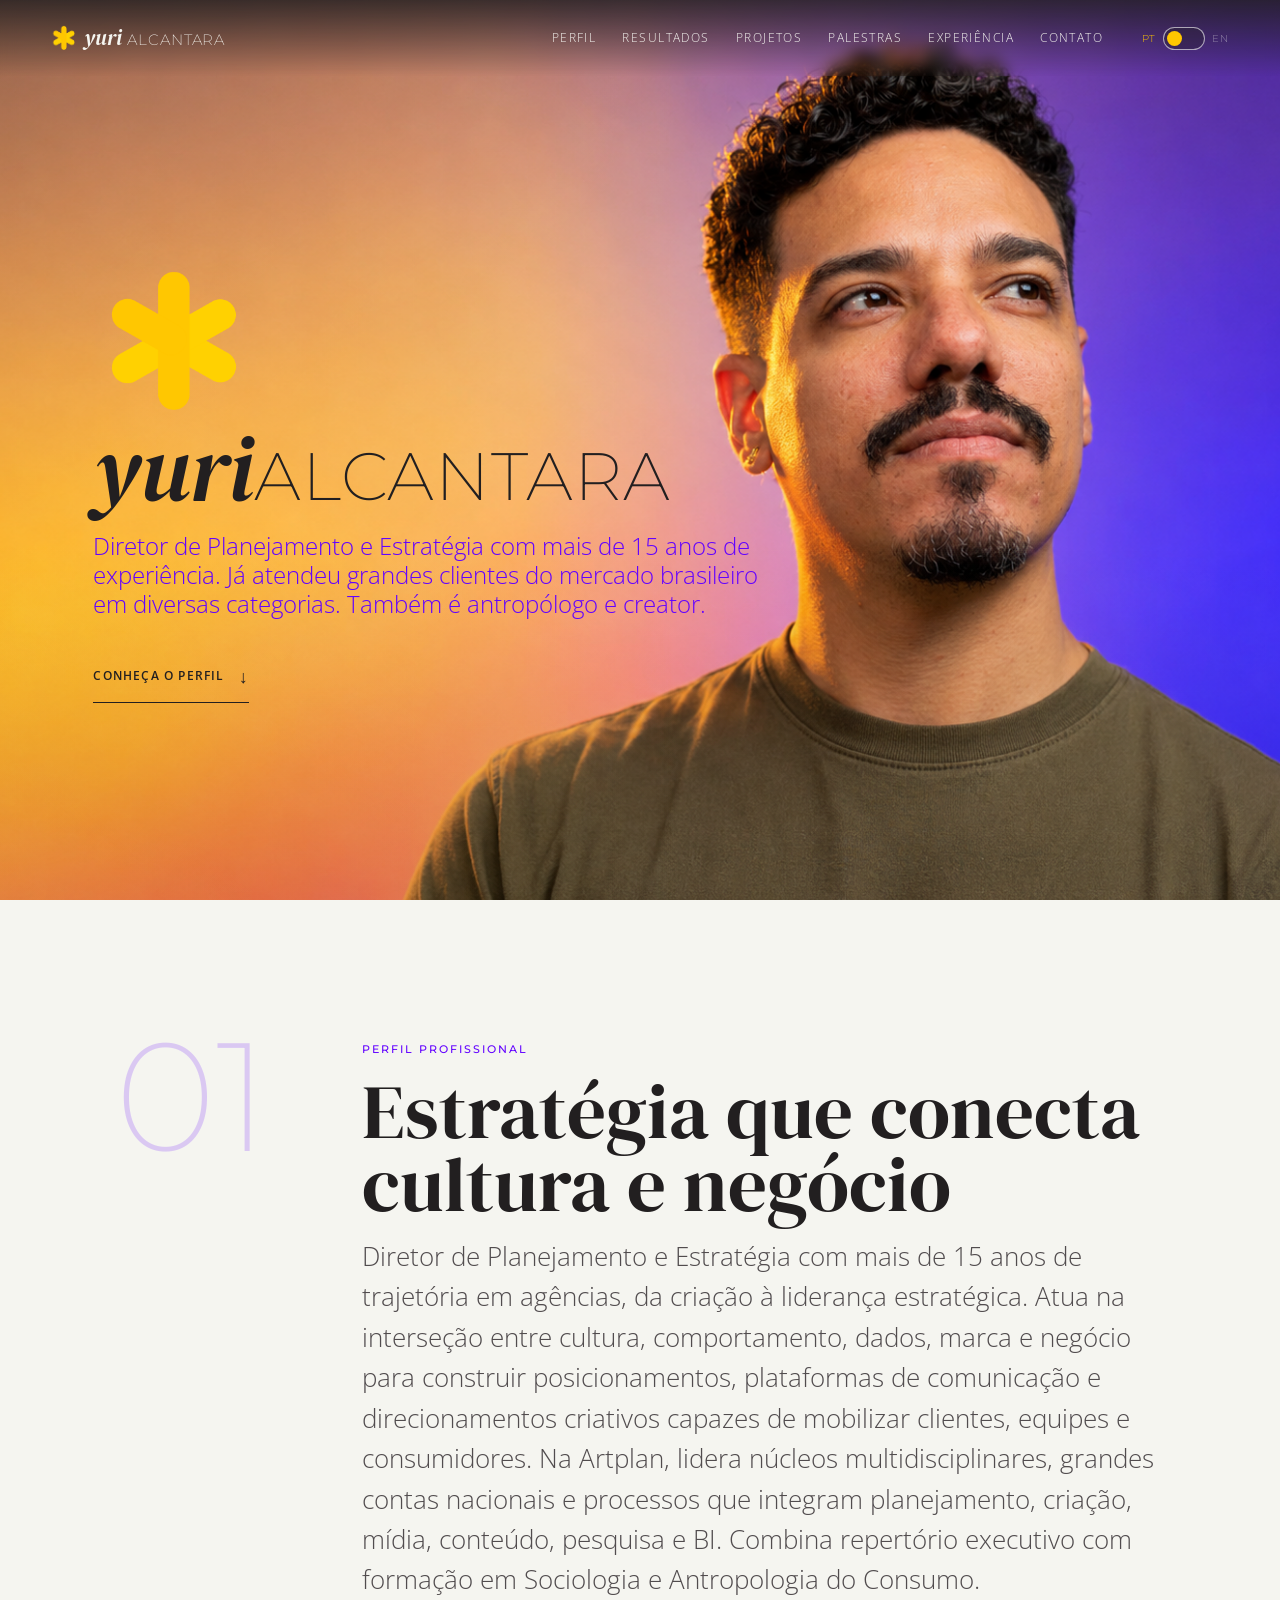
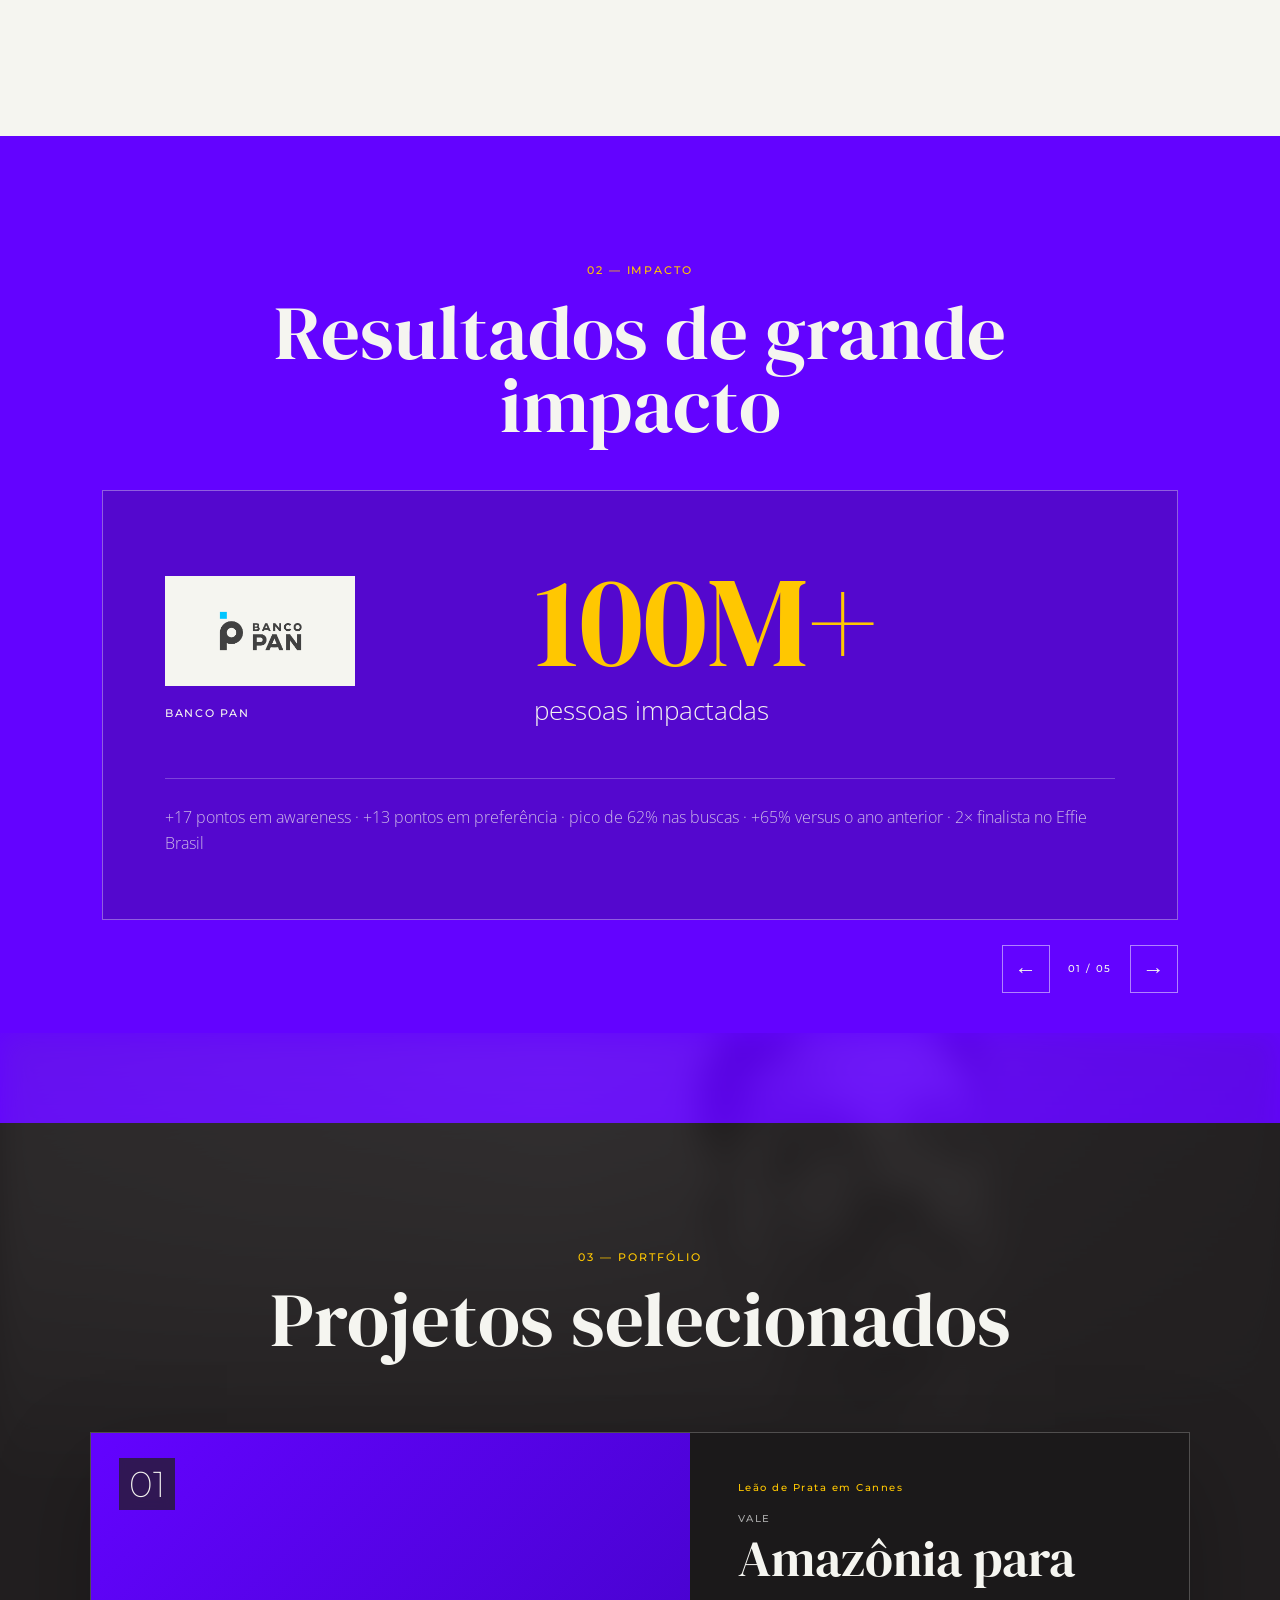
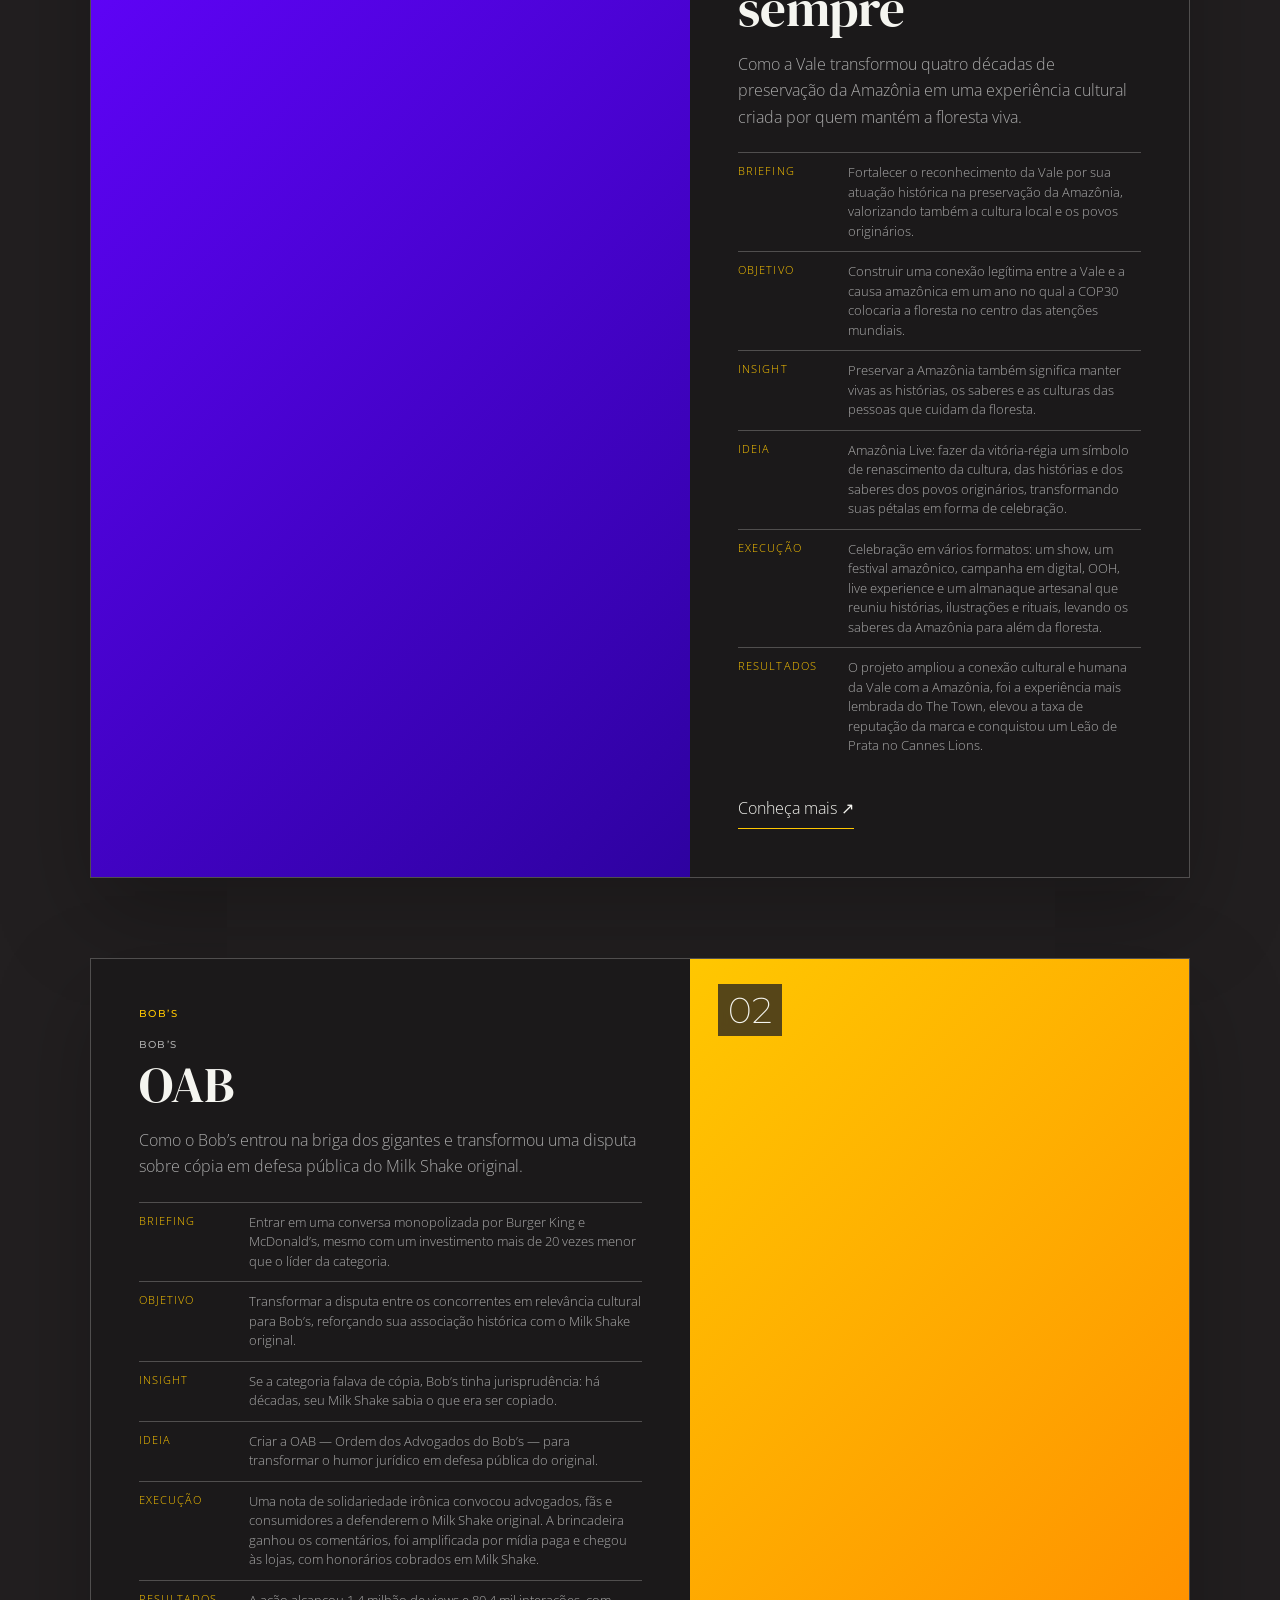
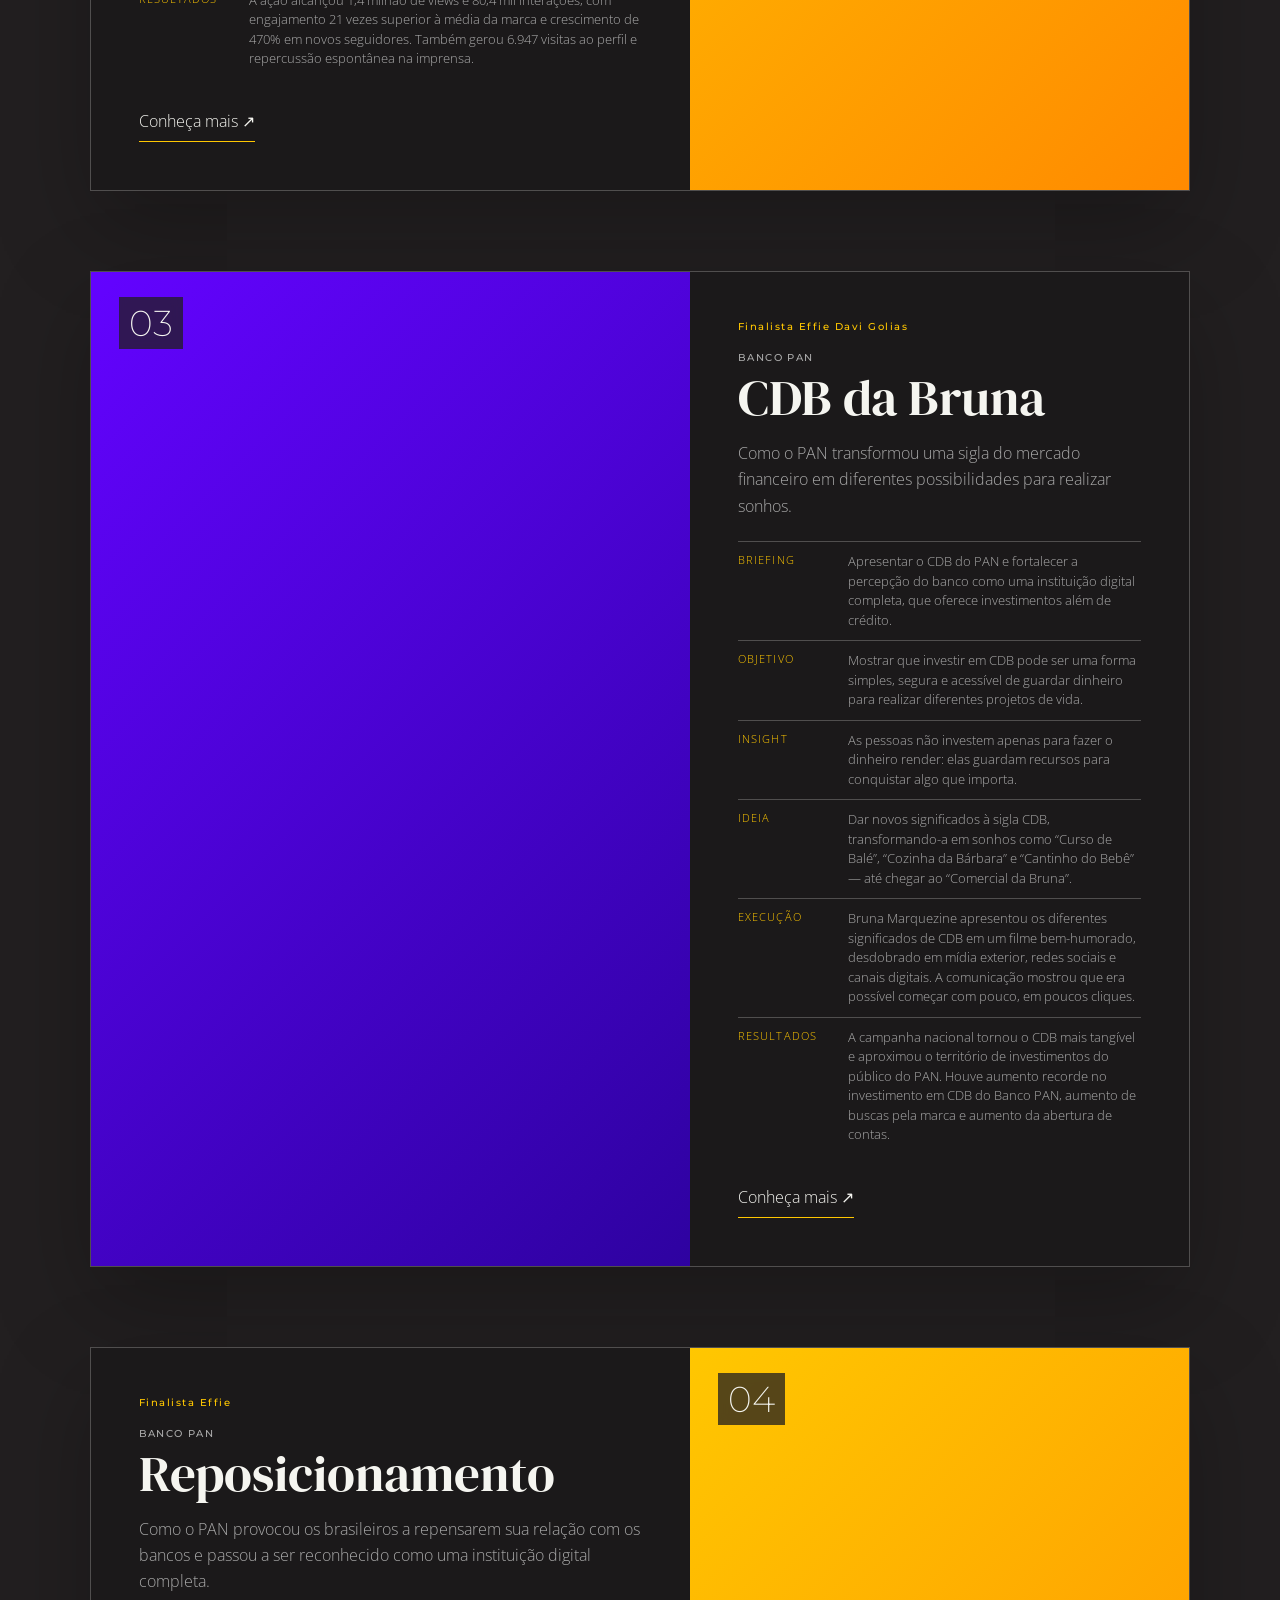
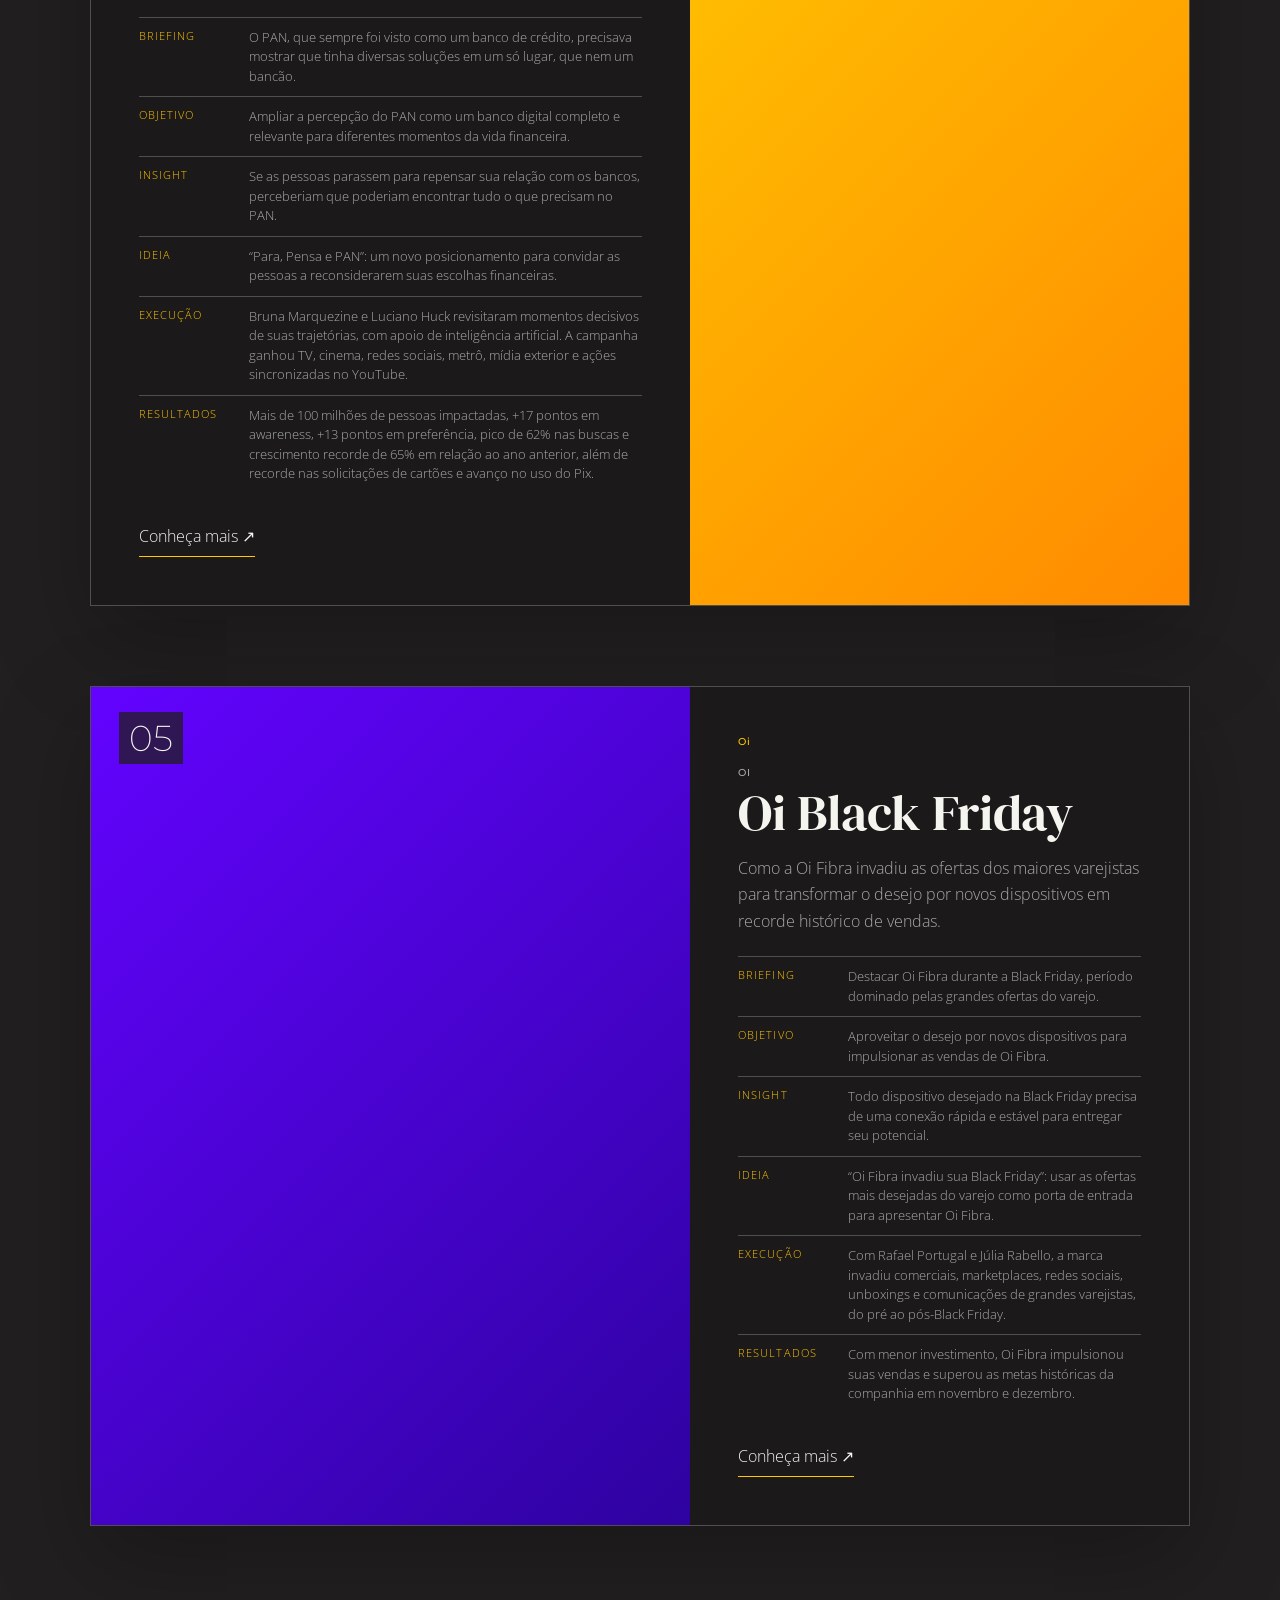
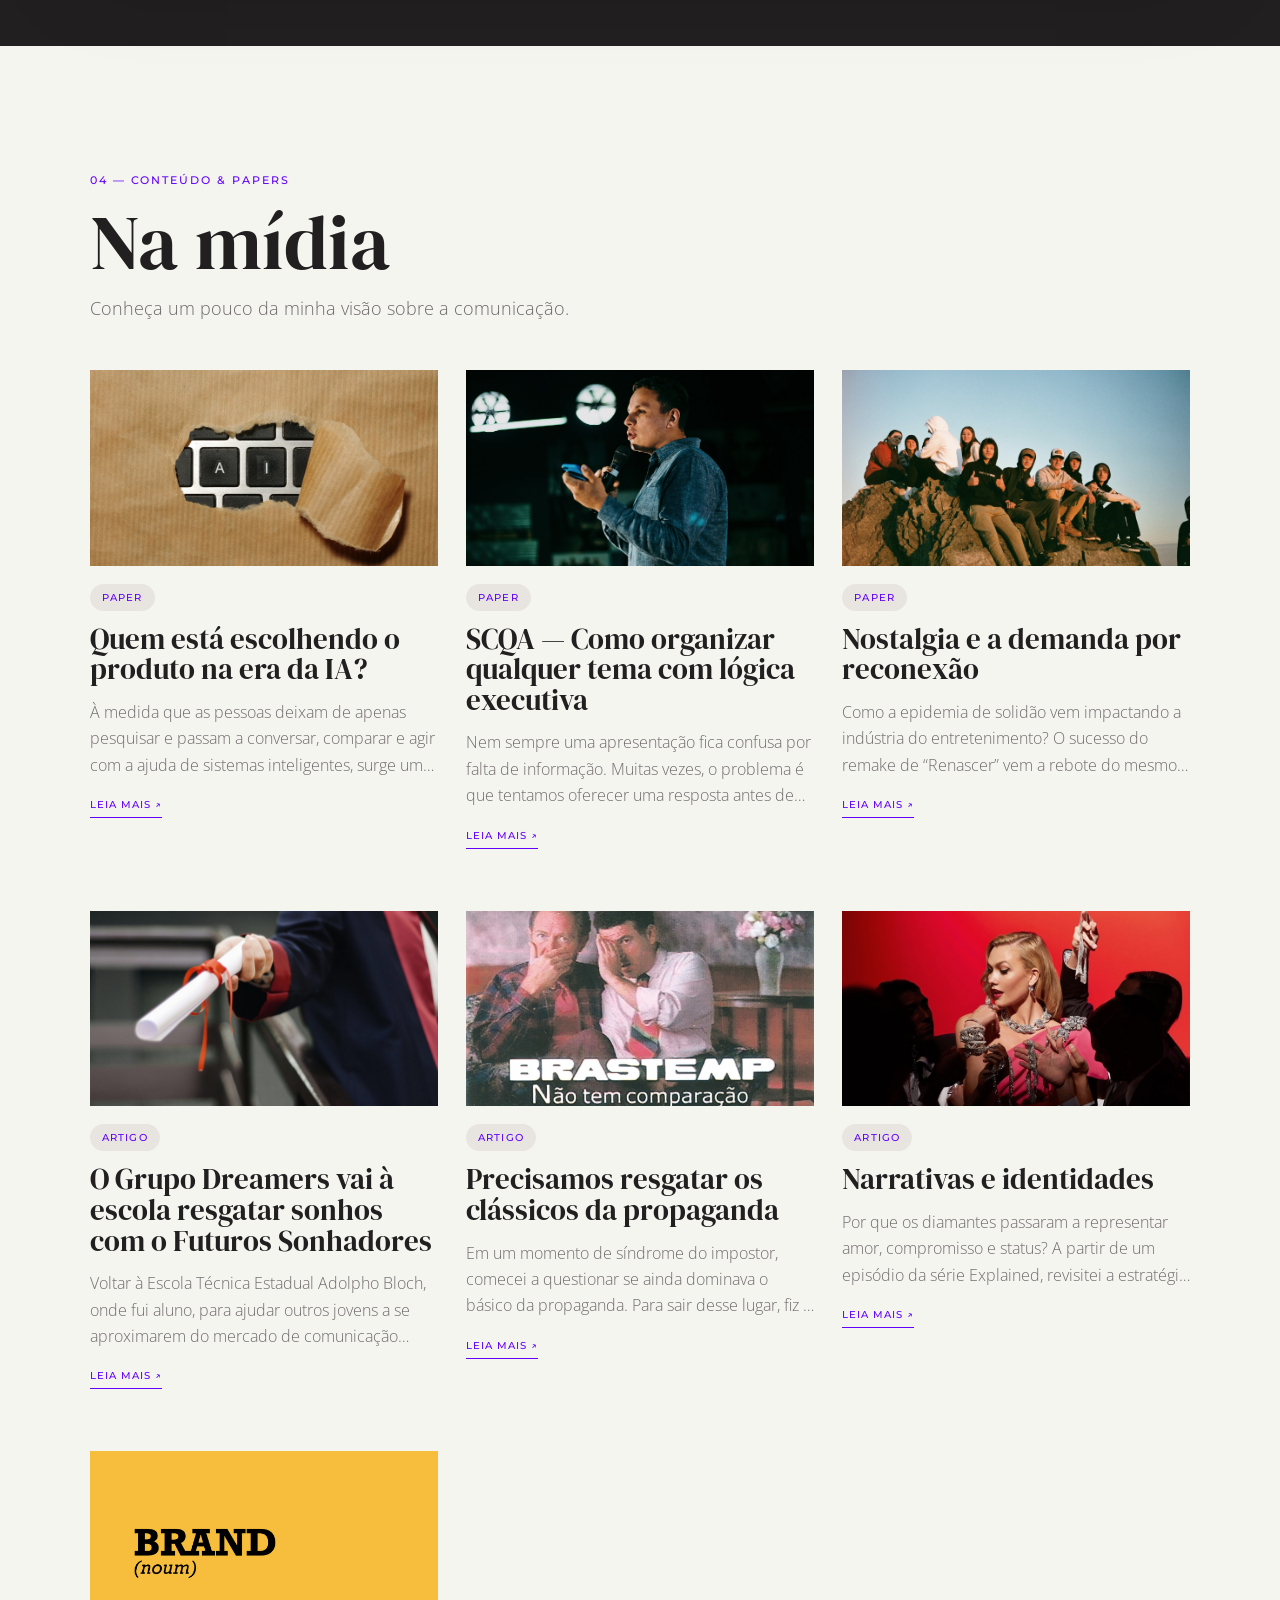
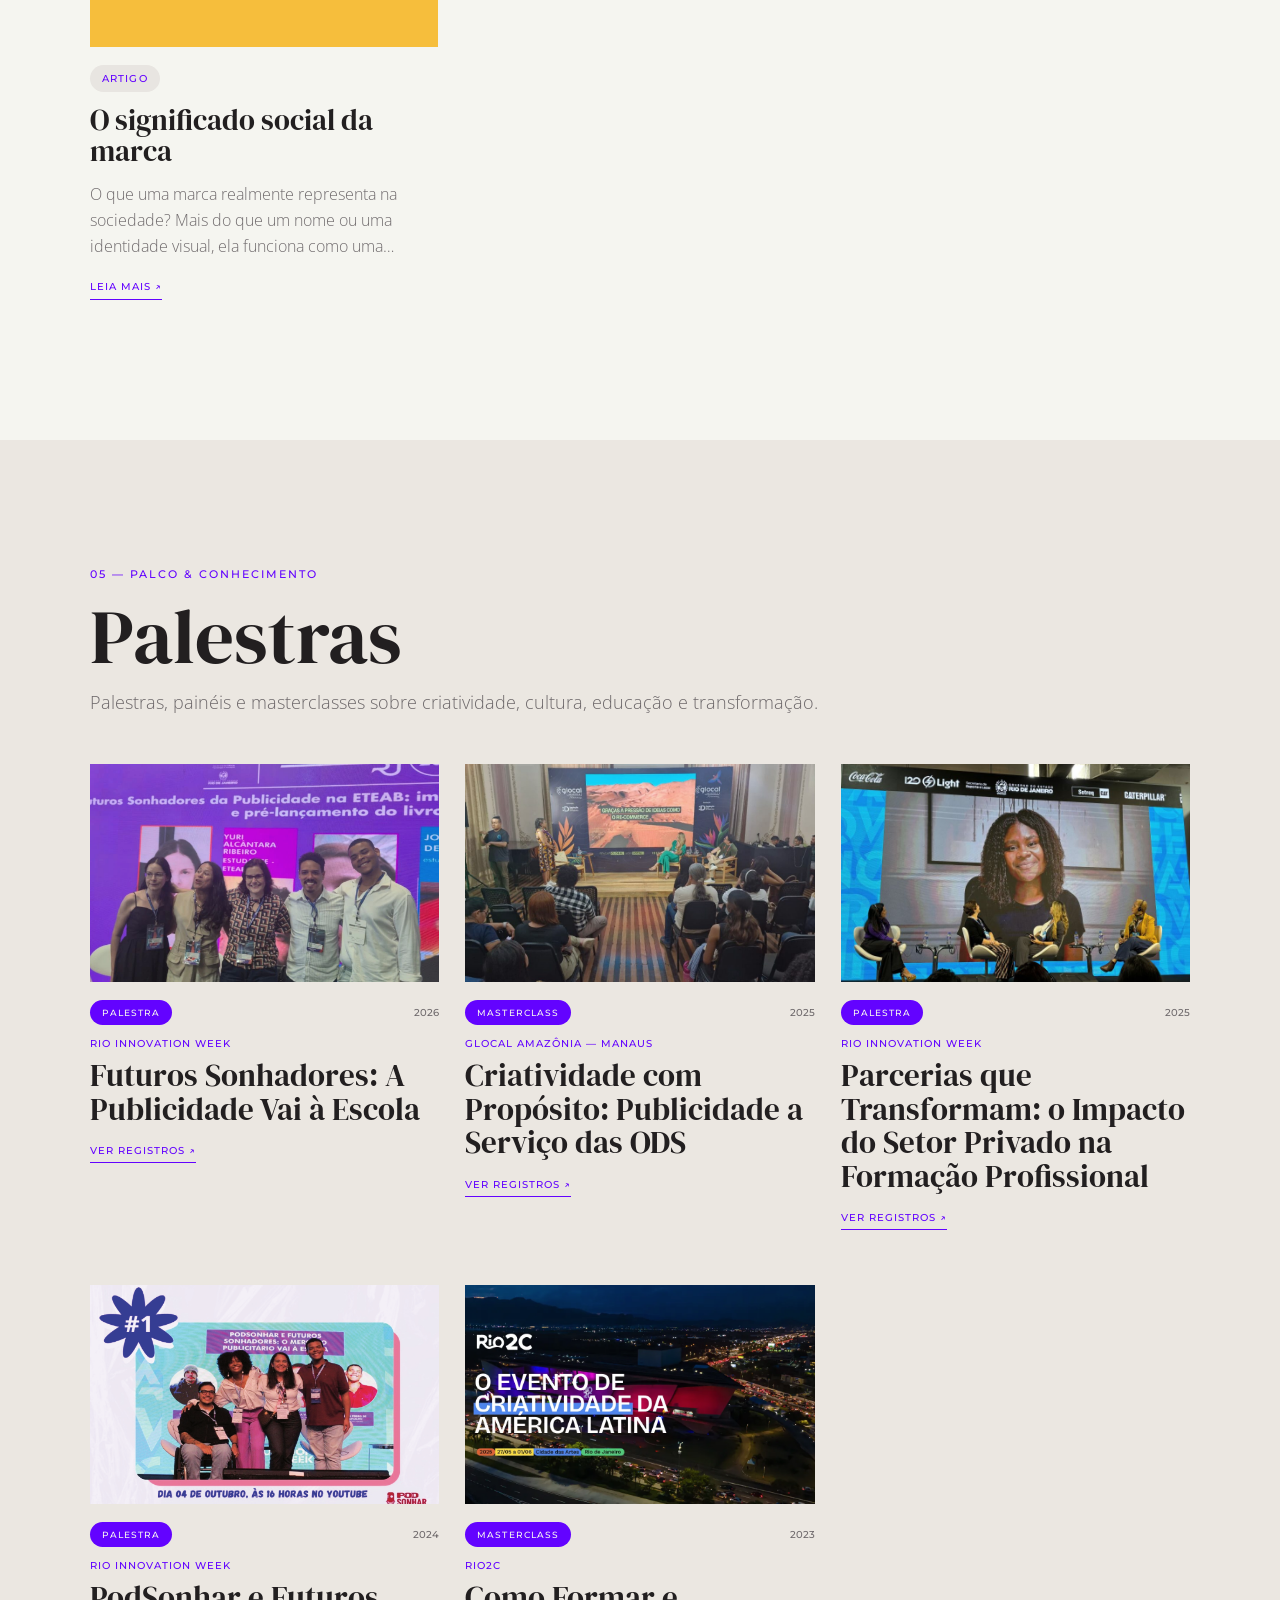
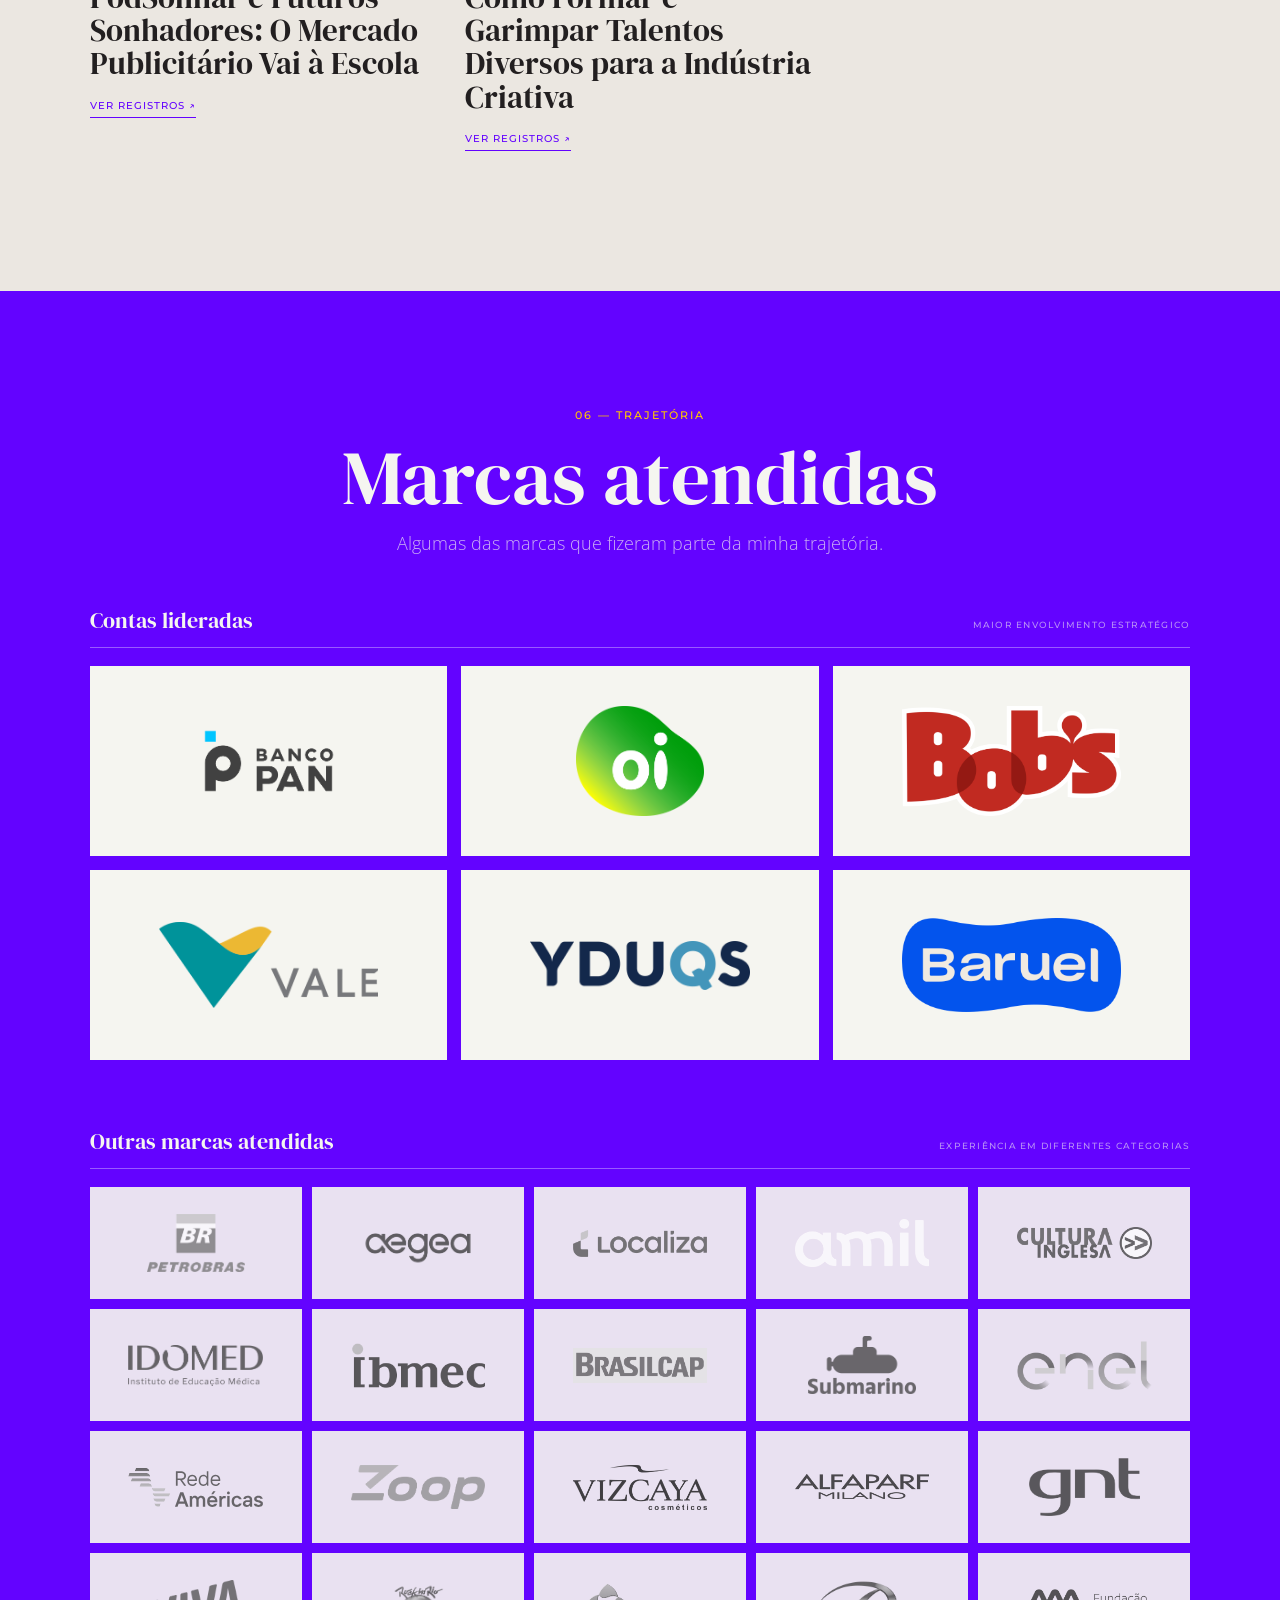
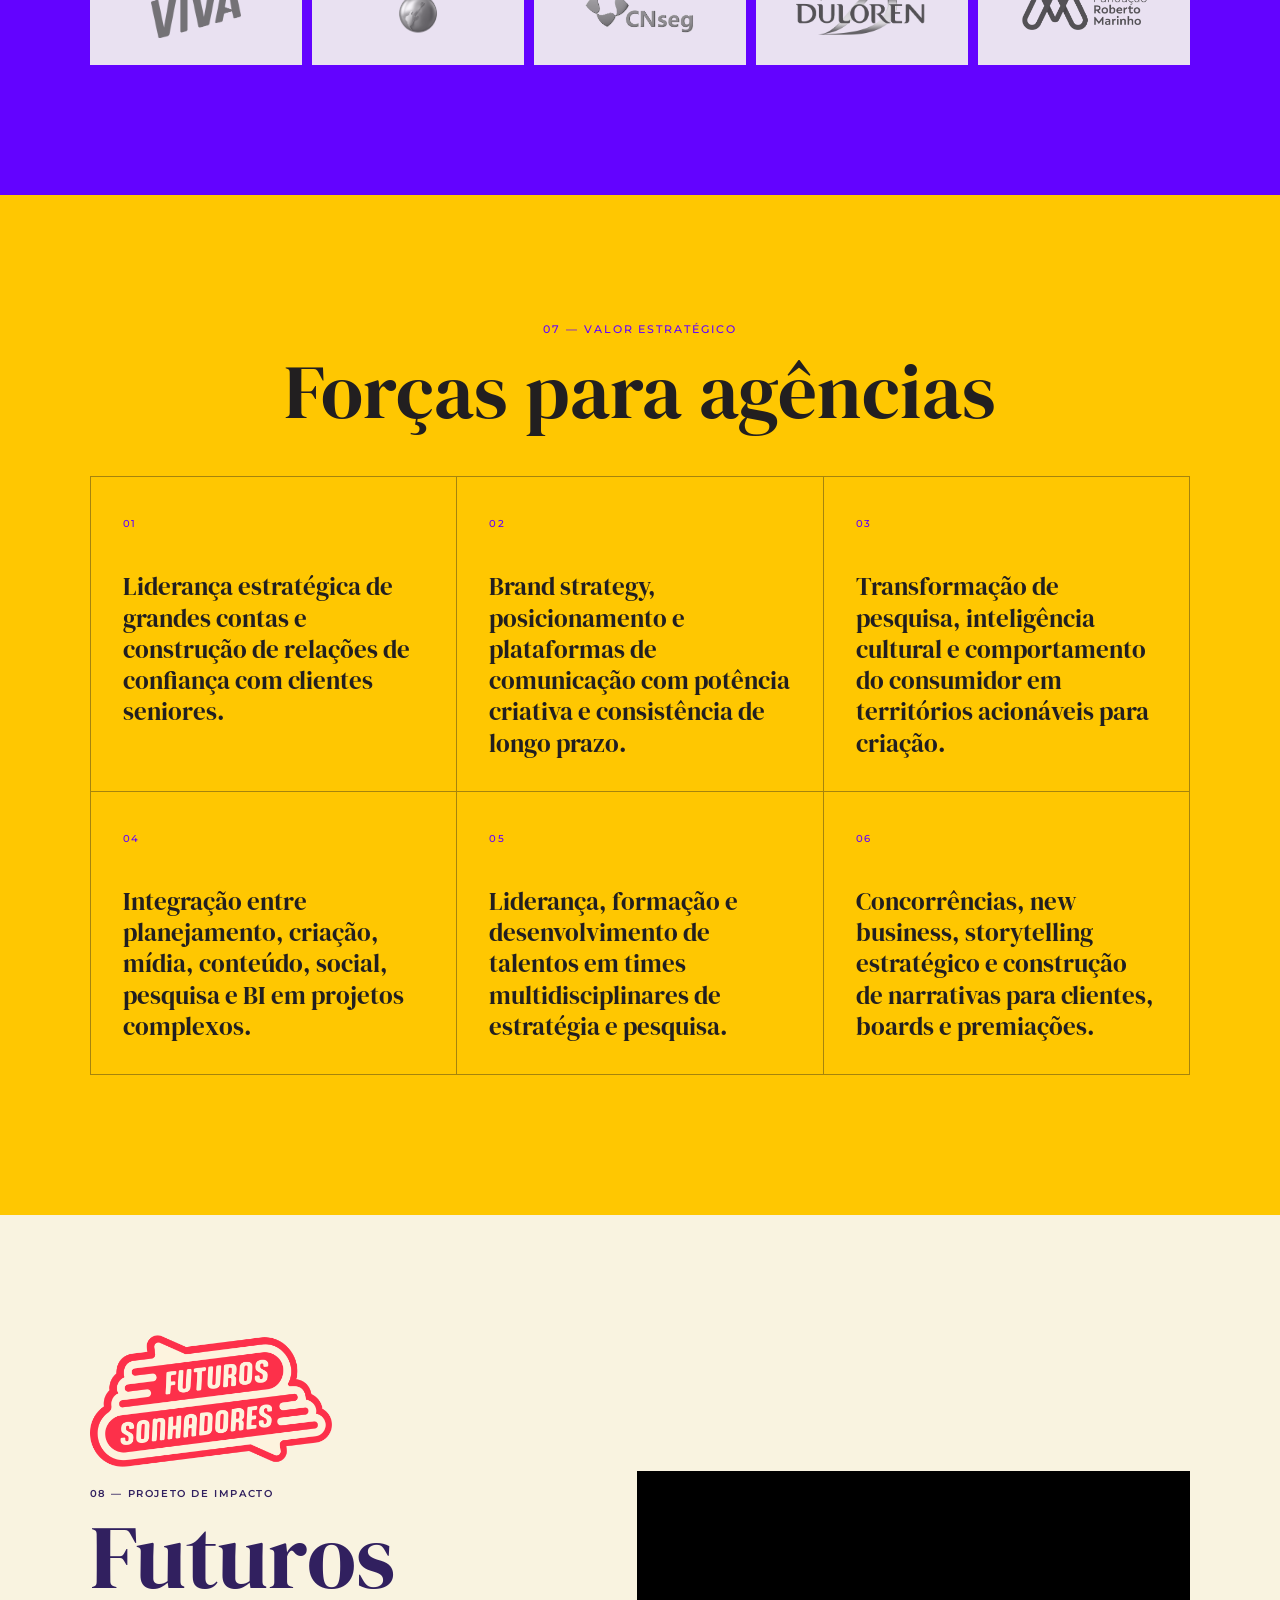
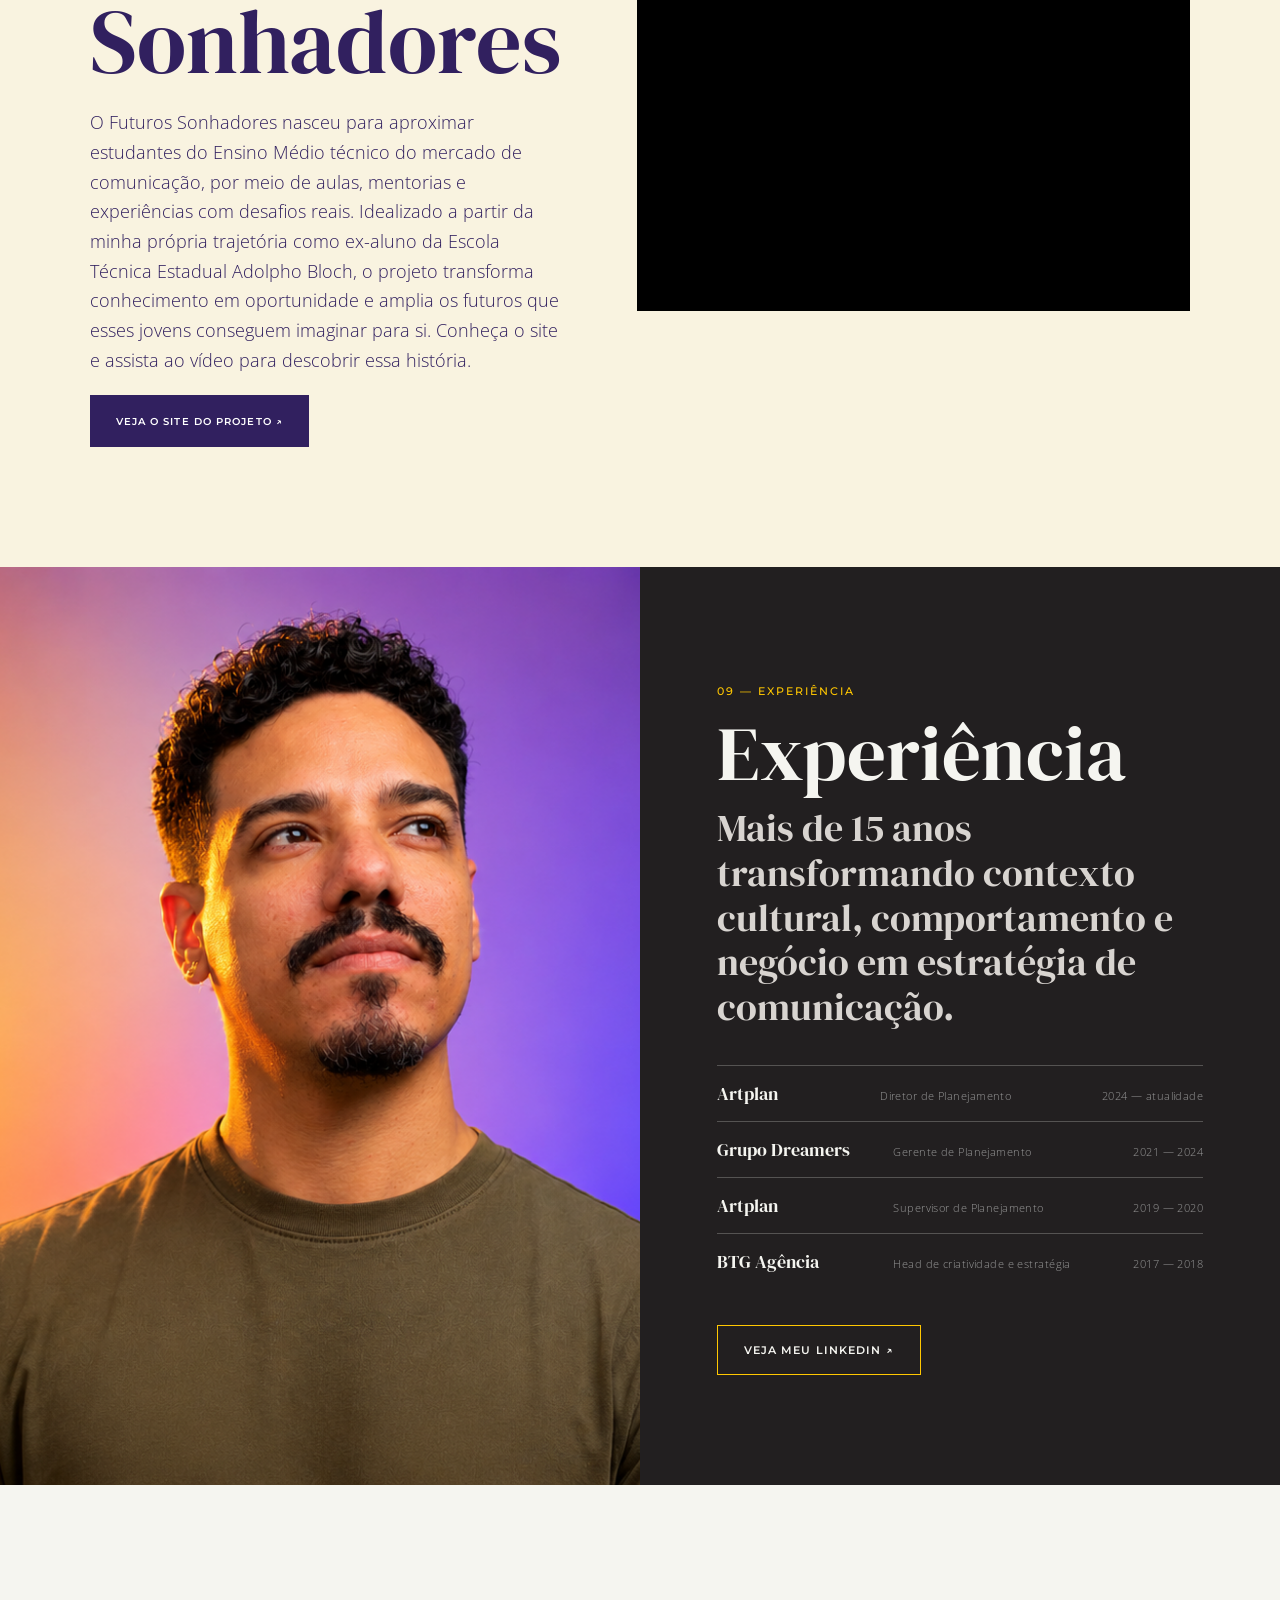
<file: docs/index.html>
<!doctype html>
<html lang="pt-BR">
  <head>
    <meta charset="UTF-8" />
    <meta name="viewport" content="width=device-width, initial-scale=1.0" />
    <meta name="description" content="Portfólio de Yuri Alcantara, Diretor de Planejamento e Estratégia." />
    <title>Yuri Alcantara — Planejamento e Estratégia</title>
    <script type="module" crossorigin src="./assets/index-DqRDB9Up.js"></script>
    <link rel="stylesheet" crossorigin href="./assets/index-kixb6TID.css">
  </head>
  <body>
    <div id="root"></div>
  </body>
</html>
</file>
<file: docs/assets/index-kixb6TID.css>
@import "https://fonts.googleapis.com/css2?family=DM+Serif+Display:ital@0;1&family=Montserrat:wght@200;300;500&family=Open+Sans:wght@300;400;600&display=swap";@layer properties{@supports (((-webkit-hyphens:none)) and (not (margin-trim:inline))) or ((-moz-orient:inline) and (not (color:rgb(from red r g b)))){*,:before,:after,::backdrop{--tw-rotate-x:initial;--tw-rotate-y:initial;--tw-rotate-z:initial;--tw-skew-x:initial;--tw-skew-y:initial;--tw-blur:initial;--tw-brightness:initial;--tw-contrast:initial;--tw-grayscale:initial;--tw-hue-rotate:initial;--tw-invert:initial;--tw-opacity:initial;--tw-saturate:initial;--tw-sepia:initial;--tw-drop-shadow:initial;--tw-drop-shadow-color:initial;--tw-drop-shadow-alpha:100%;--tw-drop-shadow-size:initial}}}@layer theme{:root,:host{--font-sans:ui-sans-serif, system-ui, sans-serif, "Apple Color Emoji", "Segoe UI Emoji", "Segoe UI Symbol", "Noto Color Emoji";--font-mono:ui-monospace, SFMono-Regular, Menlo, Monaco, Consolas, "Liberation Mono", "Courier New", monospace;--spacing:.25rem;--default-font-family:var(--font-sans);--default-mono-font-family:var(--font-mono)}}@layer base{*,:after,:before,::backdrop{box-sizing:border-box;border:0 solid;margin:0;padding:0}::file-selector-button{box-sizing:border-box;border:0 solid;margin:0;padding:0}html,:host{-webkit-text-size-adjust:100%;tab-size:4;line-height:1.5;font-family:var(--default-font-family,ui-sans-serif, system-ui, sans-serif, "Apple Color Emoji", "Segoe UI Emoji", "Segoe UI Symbol", "Noto Color Emoji");font-feature-settings:var(--default-font-feature-settings,normal);font-variation-settings:var(--default-font-variation-settings,normal);-webkit-tap-highlight-color:transparent}hr{height:0;color:inherit;border-top-width:1px}abbr:where([title]){-webkit-text-decoration:underline dotted;text-decoration:underline dotted}h1,h2,h3,h4,h5,h6{font-size:inherit;font-weight:inherit}a{color:inherit;-webkit-text-decoration:inherit;-webkit-text-decoration:inherit;-webkit-text-decoration:inherit;-webkit-text-decoration:inherit;text-decoration:inherit}b,strong{font-weight:bolder}code,kbd,samp,pre{font-family:var(--default-mono-font-family,ui-monospace, SFMono-Regular, Menlo, Monaco, Consolas, "Liberation Mono", "Courier New", monospace);font-feature-settings:var(--default-mono-font-feature-settings,normal);font-variation-settings:var(--default-mono-font-variation-settings,normal);font-size:1em}small{font-size:80%}sub,sup{vertical-align:baseline;font-size:75%;line-height:0;position:relative}sub{bottom:-.25em}sup{top:-.5em}table{text-indent:0;border-color:inherit;border-collapse:collapse}:-moz-focusring{outline:auto}progress{vertical-align:baseline}summary{display:list-item}ol,ul,menu{list-style:none}img,svg,video,canvas,audio,iframe,embed,object{vertical-align:middle;display:block}img,video{max-width:100%;height:auto}button,input,select,optgroup,textarea{font:inherit;font-feature-settings:inherit;font-variation-settings:inherit;letter-spacing:inherit;color:inherit;opacity:1;background-color:#0000;border-radius:0}::file-selector-button{font:inherit;font-feature-settings:inherit;font-variation-settings:inherit;letter-spacing:inherit;color:inherit;opacity:1;background-color:#0000;border-radius:0}:where(select:is([multiple],[size])) optgroup{font-weight:bolder}:where(select:is([multiple],[size])) optgroup option{padding-inline-start:20px}::file-selector-button{margin-inline-end:4px}::placeholder{opacity:1}@supports (not ((-webkit-appearance:-apple-pay-button))) or (contain-intrinsic-size:1px){::placeholder{color:currentColor}@supports (color:color-mix(in lab, red, red)){::placeholder{color:color-mix(in oklab, currentcolor 50%, transparent)}}}textarea{resize:vertical}::-webkit-search-decoration{-webkit-appearance:none}::-webkit-date-and-time-value{min-height:1lh;text-align:inherit}::-webkit-datetime-edit{display:inline-flex}::-webkit-datetime-edit-fields-wrapper{padding:0}::-webkit-datetime-edit{padding-block:0}::-webkit-datetime-edit-year-field{padding-block:0}::-webkit-datetime-edit-month-field{padding-block:0}::-webkit-datetime-edit-day-field{padding-block:0}::-webkit-datetime-edit-hour-field{padding-block:0}::-webkit-datetime-edit-minute-field{padding-block:0}::-webkit-datetime-edit-second-field{padding-block:0}::-webkit-datetime-edit-millisecond-field{padding-block:0}::-webkit-datetime-edit-meridiem-field{padding-block:0}::-webkit-calendar-picker-indicator{line-height:1}:-moz-ui-invalid{box-shadow:none}button,input:where([type=button],[type=reset],[type=submit]){appearance:button}::file-selector-button{appearance:button}::-webkit-inner-spin-button{height:auto}::-webkit-outer-spin-button{height:auto}[hidden]:where(:not([hidden=until-found])){display:none!important}}@layer components;@layer utilities{.visible{visibility:visible}.relative{position:relative}.start{inset-inline-start:var(--spacing)}.end{inset-inline-end:var(--spacing)}.flex{display:flex}.hidden{display:none}.table{display:table}.grow{flex-grow:1}.transform{transform:var(--tw-rotate-x,) var(--tw-rotate-y,) var(--tw-rotate-z,) var(--tw-skew-x,) var(--tw-skew-y,)}.resize{resize:both}.blur{--tw-blur:blur(8px);filter:var(--tw-blur,) var(--tw-brightness,) var(--tw-contrast,) var(--tw-grayscale,) var(--tw-hue-rotate,) var(--tw-invert,) var(--tw-saturate,) var(--tw-sepia,) var(--tw-drop-shadow,)}}:root{--violet:#6303ff;--ink:#221f20;--yellow:#ffc701;--gold:#ffd101;--cream:#f5f5f0;--line:#f5f5f03d}*{box-sizing:border-box}html{scroll-behavior:smooth}body{background:var(--ink);color:var(--cream);margin:0;font-family:Open Sans,sans-serif;font-weight:300}button,input,textarea{font:inherit}a{color:inherit;text-decoration:none}.site-header{z-index:30;-webkit-backdrop-filter:blur(7px);backdrop-filter:blur(7px);background:linear-gradient(#221f20d1,#0000);align-items:center;gap:3vw;height:76px;padding:0 4vw;display:flex;position:fixed;top:0;left:0;right:0}.mini-brand{align-items:baseline;gap:8px;margin-right:auto;display:flex}.mark-crop{flex:none;display:inline-block;position:relative;overflow:visible}.mark-crop img{object-fit:contain;width:225%;max-width:none;height:225%;position:absolute;top:50%;left:50%;transform:translate(-50%,-50%)}.mini-brand .mark-crop{align-self:center;width:25px;height:25px}.mini-brand span{font-family:DM Serif Display,serif;font-size:21px;font-style:italic}.mini-brand b{letter-spacing:.06em;font-family:Montserrat,sans-serif;font-size:15px;font-style:normal;font-weight:200}nav{text-transform:uppercase;letter-spacing:.12em;gap:26px;font-size:12px;display:flex}nav a:hover{color:var(--yellow)}.language-toggle{letter-spacing:.08em;align-items:center;gap:7px;font-family:Montserrat;font-size:10px;display:flex}.language-toggle span{opacity:.45}.language-toggle span.active{opacity:1;color:var(--yellow)}.language-toggle button{cursor:pointer;background:#221f204d;border:1px solid #fff9;border-radius:20px;width:42px;height:23px;padding:3px}.language-toggle i{background:var(--yellow);border-radius:50%;width:15px;height:15px;transition:transform .25s;display:block}.language-toggle button.switched i{transform:translate(18px)}.hero{align-items:center;min-height:100svh;display:flex;position:relative;overflow:hidden}.hero-image{background:url(./yuri-hero.png) 50%/cover no-repeat;position:absolute;inset:0;transform:scale(1.01)}.hero-shade{background:linear-gradient(90deg,#ffc70114,#0000 55%),linear-gradient(#0000 60%,#221f201f);position:absolute;inset:0}.hero-content{z-index:2;width:min(700px,54vw);color:var(--ink);margin-left:7.3vw;padding-top:7vh;position:relative}.hero-mark{width:145px;height:145px;margin:8px 0 14px 8px}h1{white-space:nowrap;align-items:baseline;margin:0;line-height:.8;display:flex}h1 em{font-family:DM Serif Display,serif;font-size:clamp(70px,7vw,108px);font-weight:400}h1 span{letter-spacing:.01em;font-family:Montserrat,sans-serif;font-size:clamp(50px,5.25vw,80px);font-weight:200}.hero-content>p{color:var(--violet);max-width:700px;margin:26px 0 32px;font-size:clamp(18px,1.9vw,30px);line-height:1.2}.scroll-cue{border-bottom:1px solid var(--ink);text-transform:uppercase;letter-spacing:.1em;align-items:center;gap:14px;padding:12px 0;font-size:12px;font-weight:600;display:inline-flex}.scroll-cue b{font-size:18px}.projects-section,.archive-section{background:var(--ink);padding:120px 7vw;position:relative}.projects-section:before{content:"";filter:grayscale()blur(15px);opacity:.12;background:url(./yuri-hero.png) 50%/cover no-repeat;height:52vh;position:absolute;inset:-10vh 0 auto;-webkit-mask-image:linear-gradient(#000,#0000);mask-image:linear-gradient(#000,#0000)}.section-heading{text-align:center;max-width:760px;margin:0 auto 76px;position:relative}.section-heading.compact{margin-bottom:48px}.section-heading.light{color:var(--cream)}.eyebrow{color:var(--yellow);letter-spacing:.18em;font:500 11px/1 Montserrat}h2{margin:16px 0;font-family:DM Serif Display,serif;font-size:clamp(48px,6vw,88px);font-weight:400;line-height:.95}.section-heading p{color:#f5f5f0a3;font-size:18px}.featured-list{gap:80px;max-width:1280px;margin:auto;display:grid;position:relative}.featured-card{border:1px solid var(--line);background:#1b191a;grid-template-columns:1.2fr 1fr;min-height:540px;display:grid;box-shadow:0 36px 90px #00000040}.featured-card:nth-child(2n) .case-video{order:2}.featured-card:nth-child(2n) .project-summary{order:1}.translation-notice{width:max-content;max-width:86vw;color:var(--yellow);letter-spacing:.14em;margin:-50px auto 48px;font:500 10px Montserrat;position:relative}.case-video{background:linear-gradient(135deg,var(--violet),#2e02a0);min-height:540px;position:relative;overflow:hidden}.yellow .case-video{background:linear-gradient(135deg,var(--yellow),#ff8a00)}.case-video iframe{border:0;width:100%;height:100%;min-height:540px}.case-cover{object-fit:cover;width:100%;height:100%;min-height:540px;display:block}.case-video .project-number{z-index:2;color:var(--cream);-webkit-backdrop-filter:blur(5px);backdrop-filter:blur(5px);background:#221f20c2;padding:4px 10px}.video-placeholder{color:var(--cream);cursor:pointer;background:linear-gradient(135deg,var(--violet),#2e02a0);border:0;position:relative;overflow:hidden}.yellow .video-placeholder{background:linear-gradient(135deg,var(--yellow),#ff8a00);color:var(--ink)}.cream .video-placeholder{background:linear-gradient(135deg,var(--cream),#a69da0);color:var(--ink)}.video-placeholder:after{content:"";opacity:.12;mix-blend-mode:overlay;background:repeating-radial-gradient(circle at 0 0,#0000 0 2px,#fff 3px 4px);position:absolute;inset:0}.project-number{font:200 36px Montserrat;position:absolute;top:25px;left:28px}.play{border:1px solid;border-radius:50%;place-items:center;width:72px;height:72px;margin:auto;padding-left:5px;display:grid}.video-placeholder small{letter-spacing:.14em;position:absolute;bottom:26px;left:28px}.project-summary{flex-direction:column;justify-content:center;padding:48px;display:flex}.draft-label{color:var(--yellow);letter-spacing:.15em;font:500 10px Montserrat}.client-name{color:#aaa;letter-spacing:.14em;text-transform:uppercase;margin-top:18px;font:500 10px Montserrat}.project-summary h3{margin:8px 0 18px;font:400 clamp(36px,4vw,60px)/.98 DM Serif Display}.project-summary>p{color:#aaa;line-height:1.65}dl{margin:22px 0}dl div{border-top:1px solid var(--line);grid-template-columns:110px 1fr;padding:10px 0;display:grid}dt{color:var(--yellow);text-transform:uppercase;letter-spacing:.1em;font-size:11px}dd{color:#aaa;margin:0;font-size:13px}.text-link{border:0;border-bottom:1px solid var(--yellow);color:var(--cream);cursor:pointer;background:0 0;align-self:flex-start;padding:8px 0}.archive-section{background:var(--cream);color:var(--ink)}.archive-section .section-heading p{color:#6d686a}.project-grid{grid-template-columns:repeat(3,1fr);gap:32px 22px;max-width:1280px;margin:auto;display:grid}.project-tile{text-align:left;cursor:pointer;color:var(--ink);background:0 0;border:0;padding:0}.tile-art{aspect-ratio:4/3;background:var(--violet);display:block;overflow:hidden}.tile-art img{object-fit:cover;filter:grayscale();opacity:.5;width:100%;height:100%;transition:all .5s}.project-tile:hover img{filter:none;opacity:1;transform:scale(1.04)}.project-tile small{color:var(--violet);letter-spacing:.1em;margin:16px 0 5px;font-size:10px;display:block}.project-tile strong{font:400 30px DM Serif Display;display:block}.project-tile>span:last-child{margin-top:12px;font-size:12px;display:block}.project-tile.pending{cursor:default}.media-section{background:var(--cream);color:var(--ink);padding:120px 7vw 140px}.media-heading{text-align:left;max-width:1280px}.media-heading .eyebrow{color:var(--violet)}.media-heading p{color:#6d686a}.media-grid{grid-template-columns:repeat(3,1fr);gap:62px 28px;max-width:1280px;margin:auto;display:grid}.media-card{min-width:0;color:var(--ink);text-align:left;cursor:pointer;background:0 0;border:0;flex-direction:column;padding:0;display:flex}.media-card-image{aspect-ratio:16/9;background:#d8d4d0;display:block;overflow:hidden}.media-card-image img{object-fit:cover;filter:grayscale(.15);width:100%;height:100%;transition:transform .4s,filter .4s}.media-card:hover .media-card-image img{filter:none;transform:scale(1.035)}.media-meta{color:var(--violet);letter-spacing:.12em;text-transform:uppercase;background:#e8e5e1;border-radius:100px;align-self:flex-start;margin:18px 0 13px;padding:7px 12px;font:500 10px Montserrat}.media-card strong{font:400 clamp(28px,2.3vw,38px)/1.04 DM Serif Display}.media-excerpt{color:#706b6d;-webkit-line-clamp:3;-webkit-box-orient:vertical;margin-top:14px;line-height:1.65;display:-webkit-box;overflow:hidden}.media-link{border-bottom:1px solid var(--violet);color:var(--violet);letter-spacing:.1em;text-transform:uppercase;align-self:flex-start;margin-top:20px;padding-bottom:6px;font:500 10px Montserrat}.brands-section{background:var(--violet);padding:110px 7vw 130px}.brands-section .section-heading p{color:#f5f5f0b3}.brand-tier{max-width:1180px;margin:0 auto}.secondary-tier{margin-top:66px}.tier-heading{border-bottom:1px solid #ffffff59;justify-content:space-between;align-items:baseline;margin-bottom:18px;padding-bottom:12px;display:flex}.tier-heading span{font:400 22px DM Serif Display}.tier-heading small{opacity:.58;letter-spacing:.14em;text-transform:uppercase;font:500 9px Montserrat}.primary-brand-grid{grid-template-columns:repeat(3,1fr);gap:14px;display:grid}.secondary-brand-grid{grid-template-columns:repeat(5,1fr);gap:10px;display:grid}.brand-card{background:var(--cream);place-items:center;display:grid;overflow:hidden}.brand-card img{object-fit:contain;width:100%;height:100%;display:block}.primary-brand{min-height:190px;padding:38px}.primary-brand img{max-width:78%;max-height:110px}.secondary-brand{background:#f5f5f0eb;min-height:112px;padding:24px}.secondary-brand img{filter:grayscale();opacity:.72;max-width:82%;max-height:58px;transition:all .25s}.secondary-brand:hover img{filter:none;opacity:1}.futures-section{color:#31205f;background:#f9f3e0;grid-template-columns:.82fr 1.18fr;gap:6vw;padding:120px 7vw;display:grid;position:relative}.futures-copy{align-self:center}.futures-logo{object-fit:contain;object-position:left center;width:min(260px,70%);max-height:132px;margin-bottom:20px}.futures-eyebrow{letter-spacing:.16em;text-transform:uppercase;font:600 10px Montserrat;display:block}.futures-copy h2{margin:14px 0 24px;font-size:clamp(64px,7vw,104px)}.futures-copy p{max-width:620px;font-size:18px;line-height:1.65}.futures-button{color:#fff;letter-spacing:.11em;text-transform:uppercase;background:#31205f;border:2px solid #31205f;align-items:center;min-height:52px;margin-top:20px;padding:0 24px;font:600 10px Montserrat;display:inline-flex}.futures-media{align-items:center;display:grid}.futures-media iframe{background:#000;border:0;width:100%;min-height:440px}.profile-section{grid-template-columns:1fr 1fr;min-height:800px;display:grid}.profile-photo{overflow:hidden}.profile-photo img{object-fit:cover;width:100%;height:100%}.profile-copy{align-self:center;padding:110px 6vw}.large-copy{color:#d8d4d0;font:400 clamp(28px,3vw,46px)/1.16 DM Serif Display}.experience-list{margin:36px 0;display:grid}.experience-list article{border-top:1px solid var(--line);grid-template-columns:1fr 1.4fr auto;align-items:baseline;gap:18px;padding:15px 0;display:grid}.experience-list strong{font:400 18px DM Serif Display}.experience-list span,.experience-list time{color:#999;letter-spacing:.04em;font-size:11px}.button{border:1px solid var(--yellow);background:var(--yellow);min-height:50px;color:var(--ink);text-transform:uppercase;letter-spacing:.1em;cursor:pointer;justify-content:center;align-items:center;padding:0 26px;font:600 11px Montserrat;display:inline-flex}.button.secondary{color:var(--cream);background:0 0}.education-section{background:var(--cream);color:var(--ink);grid-template-columns:.78fr 1.22fr;gap:8vw;padding:120px 8vw;display:grid}.education-intro .eyebrow{color:var(--violet)}.education-intro .large-copy{color:#6d686a}.education-list{align-self:center;display:grid}.education-list article{border-top:1px solid #221f2038;padding:24px 100px 24px 0;position:relative}.education-list h3{margin:0 0 7px;font:400 27px DM Serif Display}.education-list p{color:#6d686a;margin:0;line-height:1.5}.education-period{color:var(--violet);letter-spacing:.08em;font:500 10px Montserrat;position:absolute;top:28px;right:0}.skills-section{background:var(--violet);padding:110px 7vw}.skill-cloud{flex-wrap:wrap;justify-content:center;gap:12px;max-width:1100px;margin:auto;display:flex}.skill-cloud span{border:1px solid #ffffff6b;border-radius:100px;padding:16px 25px;font-size:16px}.contact-section{grid-template-columns:.8fr 1.2fr;gap:9vw;padding:120px 8vw;display:grid}.contact-mark{width:92px;height:92px;margin-bottom:24px}.contact-intro h2{margin-top:20px}.contact-intro p{color:#aaa;max-width:420px}.contact-section form{gap:24px;display:grid}.contact-section label{color:#aaa;text-transform:uppercase;letter-spacing:.1em;gap:8px;font-size:11px;display:grid}.contact-section input,.contact-section textarea{color:var(--cream);resize:vertical;background:0 0;border:0;border-bottom:1px solid #777;outline:none;padding:10px 0}.contact-section input:focus,.contact-section textarea:focus{border-color:var(--yellow)}.contact-section .button{border:0;justify-self:start}footer{border-top:1px solid var(--line);color:#888;text-transform:uppercase;letter-spacing:.09em;justify-content:space-between;padding:28px 7vw;font-size:11px;display:flex}.modal-backdrop{z-index:100;-webkit-backdrop-filter:blur(15px)grayscale(.6);backdrop-filter:blur(15px)grayscale(.6);background:#141214ad;place-items:center;padding:4vw;display:grid;position:fixed;inset:0}.noise{opacity:.13;pointer-events:none;background-image:url("data:image/svg+xml,%3Csvg viewBox='0 0 180 180' xmlns='http://www.w3.org/2000/svg'%3E%3Cfilter id='n'%3E%3CfeTurbulence type='fractalNoise' baseFrequency='.9' numOctaves='4' stitchTiles='stitch'/%3E%3C/filter%3E%3Crect width='100%25' height='100%25' filter='url(%23n)' opacity='.8'/%3E%3C/svg%3E");animation:.16s steps(2,end) infinite noise;position:absolute;inset:0}.project-modal{background:var(--ink);border:1px solid #ffffff59;grid-template-columns:1.2fr 1fr;width:min(1400px,94vw);max-height:90vh;display:grid;position:relative;overflow:auto;box-shadow:0 40px 120px #000}.modal-close{z-index:3;width:42px;height:42px;color:var(--cream);cursor:pointer;background:#221f20b3;border:0;border-radius:50%;font-size:30px;position:absolute;top:16px;right:20px}.modal-media{background:#000;min-height:70vh;position:relative}.modal-media iframe{border:0;width:100%;height:100%;min-height:70vh}.modal-case-image{object-fit:contain;background:#eeeae3;width:100%;height:100%;min-height:70vh;display:block}.carousel-controls{-webkit-backdrop-filter:blur(8px);backdrop-filter:blur(8px);color:var(--cream);background:#221f20d1;border:1px solid #ffffff59;align-items:center;gap:18px;padding:8px 12px;display:flex;position:absolute;bottom:22px;left:50%;transform:translate(-50%)}.carousel-controls button{width:38px;height:34px;color:var(--cream);cursor:pointer;background:0 0;border:0;font-size:20px}.carousel-controls span{letter-spacing:.12em;font:500 10px Montserrat}.modal-copy{padding:70px 55px}.modal-copy h2{margin-top:8px;font-size:58px}.modal-copy>p{color:#aaa;line-height:1.7}.article-modal{background:var(--cream);width:min(1080px,94vw);max-height:90vh;color:var(--ink);position:relative;overflow:auto;box-shadow:0 40px 120px #000}.article-modal-image{object-fit:cover;width:100%;height:min(42vh,430px);display:block}.article-modal-copy{padding:55px 7vw 65px}.article-modal-copy .eyebrow{color:var(--violet)}.article-modal-copy h2{max-width:820px;font-size:clamp(48px,6vw,78px)}.article-modal-copy p{color:#514c4e;max-width:820px;font-size:17px;line-height:1.75}.article-actions{flex-wrap:wrap;gap:12px;margin-top:34px;display:flex}.article-actions .button.secondary{color:var(--ink);border-color:var(--violet)}.professional-intro{background:var(--cream);color:var(--ink);grid-template-columns:.35fr 1.65fr;gap:6vw;padding:135px 9vw;display:grid;position:relative}.profile-index{color:var(--violet);opacity:.18;font:200 clamp(80px,12vw,170px)/.8 Montserrat}.professional-intro>div{max-width:1080px}.professional-intro .eyebrow{color:var(--violet)}.professional-intro h2{max-width:900px}.professional-intro p{color:#514c4e;max-width:980px;font-size:clamp(20px,2vw,29px);line-height:1.58}.impact-section{background:var(--violet);color:var(--cream);padding:120px 8vw 130px}.impact-card{background:#221f2038;border:1px solid #ffffff59;grid-template-rows:1fr auto;grid-template-columns:.65fr 1.35fr;align-items:center;gap:35px 7vw;max-width:1180px;min-height:430px;margin:auto;padding:62px;display:grid}.impact-brand{align-content:center;gap:20px;display:grid}.impact-brand img{object-fit:contain;background:var(--cream);width:190px;height:110px;padding:20px}.impact-brand span{letter-spacing:.14em;text-transform:uppercase;font:500 11px Montserrat}.impact-metric{align-content:center;display:grid}.impact-metric strong{color:var(--yellow);font:400 clamp(70px,10vw,150px)/.84 DM Serif Display}.impact-metric span{margin-top:18px;font:300 clamp(19px,2vw,30px) Open Sans}.impact-card>p{color:#f5f5f0bf;border-top:1px solid #ffffff3d;grid-column:1/-1;margin:0;padding-top:25px;font-size:16px;line-height:1.65}.impact-controls{justify-content:flex-end;align-items:center;gap:18px;max-width:1180px;margin:25px auto 0;display:flex}.impact-controls button{width:48px;height:48px;color:var(--cream);cursor:pointer;background:0 0;border:1px solid #ffffff80;font-size:22px}.impact-controls span{letter-spacing:.14em;font:500 10px Montserrat}.talks-section{color:var(--ink);background:#ebe7e1;padding:120px 7vw 140px}.talks-grid{grid-template-columns:repeat(3,1fr);gap:55px 26px;max-width:1280px;margin:auto;display:grid}.talk-card{color:var(--ink);flex-direction:column;display:flex}.talk-image{aspect-ratio:16/10;background:#d7d2cd;overflow:hidden}.talk-image img{object-fit:cover;filter:grayscale(.1);width:100%;height:100%;transition:transform .4s,filter .4s}.talk-card:hover .talk-image img{filter:none;transform:scale(1.035)}.talk-meta{justify-content:space-between;align-items:center;margin:18px 0 12px;display:flex}.talk-meta b{background:var(--violet);color:var(--cream);letter-spacing:.12em;text-transform:uppercase;border-radius:100px;padding:7px 12px;font:500 9px Montserrat}.talk-meta time{color:#706b6d;font:500 10px Montserrat}.talk-card small{color:var(--violet);letter-spacing:.1em;text-transform:uppercase;font:500 10px Montserrat}.talk-card>strong{margin-top:9px;font:400 31px/1.08 DM Serif Display}.talk-link{border-bottom:1px solid var(--violet);color:var(--violet);letter-spacing:.1em;text-transform:uppercase;align-self:flex-start;margin-top:18px;padding-bottom:5px;font:500 10px Montserrat}.strengths-section{background:var(--yellow);color:var(--ink);padding:120px 7vw 140px}.strengths-section .section-heading{max-width:950px}.strengths-section .eyebrow{color:var(--violet)}.strength-grid{border-top:1px solid #221f2066;border-left:1px solid #221f2066;grid-template-columns:repeat(3,1fr);max-width:1180px;margin:auto;display:grid}.strength-grid article{border-bottom:1px solid #221f2066;border-right:1px solid #221f2066;min-height:260px;padding:32px}.strength-grid span{color:var(--violet);letter-spacing:.14em;font:500 10px Montserrat}.strength-grid p{margin:38px 0 0;font:400 25px/1.25 DM Serif Display}@keyframes noise{0%{transform:translate(0)}25%{transform:translate(2%,-1%)}50%{transform:translate(-1%,2%)}75%{transform:translate(1%,1%)}}@media (width<=900px){nav{display:none}.hero-content{width:62vw;margin-left:5vw}.hero-mark{width:105px;height:105px}.featured-card,.profile-section,.contact-section,.project-modal{grid-template-columns:1fr}.featured-card:nth-child(2n) .case-video{order:0}.case-video,.case-video iframe,.case-cover{min-height:430px}.project-grid,.primary-brand-grid{grid-template-columns:repeat(2,1fr)}.secondary-brand-grid{grid-template-columns:repeat(3,1fr)}.profile-photo{height:70vh}.project-modal{max-height:92vh}.modal-media,.modal-media iframe,.modal-case-image{min-height:42vh}.modal-copy{padding:45px 35px}.experience-list article{grid-template-columns:1fr 1.3fr}.experience-list time{grid-column:2}}@media (width<=600px){.site-header{height:64px;padding:0 18px}.mini-brand>span:last-child{display:none}.mini-brand .mark-crop{width:27px;height:27px}.hero{align-items:flex-end}.hero-image{background-image:url(./yuri-portrait.png);background-position:58%}.hero-content{width:auto;margin:0;padding:0 22px 7vh}.hero-mark{width:84px;height:84px;margin:4px 0 10px 4px}h1{white-space:normal;flex-wrap:nowrap}h1 em{font-size:64px}h1 span{font-size:46px}.hero-content>p{max-width:92%;font-size:17px}.projects-section,.archive-section{padding:90px 20px}.section-heading{text-align:left;margin-bottom:48px}.translation-notice{margin:-28px 0 38px}.featured-list{gap:36px}.featured-card{min-height:auto}.case-video,.case-video iframe,.case-cover{min-height:300px}.project-summary{padding:32px 24px}.project-grid{grid-template-columns:1fr}.brands-section{padding:80px 22px}.tier-heading{gap:6px;display:grid}.primary-brand-grid,.secondary-brand-grid{grid-template-columns:1fr 1fr}.primary-brand{min-height:135px;padding:25px}.secondary-brand{min-height:92px;padding:18px}.profile-section{display:block}.profile-photo{height:58vh}.profile-copy{padding:75px 24px}.experience-list article{grid-template-columns:1fr}.experience-list time{grid-column:auto}.skills-section{padding:80px 22px}.skill-cloud{justify-content:flex-start}.contact-section{padding:85px 24px}footer{gap:30px;padding:24px}.modal-backdrop{padding:12px}.modal-copy h2{font-size:44px}dl div{grid-template-columns:90px 1fr}.hero-image{background-position:43%}.hero-shade{background:linear-gradient(#0000 14%,#221f2014 27%,#221f206b 48%,#221f20e0 75%,#221f20fc 100%)}.hero-content{width:100%;color:var(--cream);padding-left:24px;padding-right:24px}.hero-content h1{white-space:nowrap;gap:2px;width:100%}.hero-content h1 em{font-size:clamp(44px,12.5vw,50px)}.hero-content h1 span{letter-spacing:0;font-size:clamp(30px,8.6vw,35px)}.hero-content>p{max-width:100%;color:var(--cream);font-size:16px;line-height:1.3}.scroll-cue{border-color:var(--cream)}}@media (width<=900px){.media-grid,.talks-grid{grid-template-columns:repeat(2,1fr)}.professional-intro{grid-template-columns:1fr}.profile-index{font-size:90px}.impact-card{grid-template-columns:1fr}.impact-card>p{grid-column:auto}.strength-grid{grid-template-columns:repeat(2,1fr)}.futures-section,.education-section,.futures-media{grid-template-columns:1fr}}@media (width<=600px){.professional-intro{gap:28px;padding:90px 24px}.professional-intro h2{font-size:48px}.professional-intro p{font-size:18px}.profile-index{font-size:68px}.impact-section{padding:85px 22px 95px}.impact-card{min-height:auto;padding:30px 24px}.impact-brand img{width:140px;height:82px}.impact-metric strong{font-size:68px}.impact-controls{justify-content:center}.media-section{padding:85px 22px 100px}.media-grid{grid-template-columns:1fr;gap:48px}.media-card strong{font-size:34px}.talks-section{padding:85px 22px 100px}.talks-grid{grid-template-columns:1fr;gap:46px}.talk-card>strong{font-size:31px}.strengths-section{padding:85px 22px 100px}.strength-grid{grid-template-columns:1fr}.strength-grid article{min-height:220px}.strength-grid p{font-size:24px}.futures-section{gap:45px;padding:86px 22px}.futures-copy h2{font-size:60px}.futures-copy p{font-size:16px}.futures-media iframe{min-height:220px}.education-section{gap:42px;padding:85px 22px}.education-list article{padding:24px 0}.education-period{margin-bottom:8px;display:block;position:static}.article-modal-copy{padding:42px 24px 55px}.article-modal-copy h2{font-size:44px}.article-modal-copy p{font-size:15px}}@media (prefers-reduced-motion:reduce){html{scroll-behavior:auto}.noise{animation:none}*{transition:none!important}}@property --tw-rotate-x{syntax:"*";inherits:false}@property --tw-rotate-y{syntax:"*";inherits:false}@property --tw-rotate-z{syntax:"*";inherits:false}@property --tw-skew-x{syntax:"*";inherits:false}@property --tw-skew-y{syntax:"*";inherits:false}@property --tw-blur{syntax:"*";inherits:false}@property --tw-brightness{syntax:"*";inherits:false}@property --tw-contrast{syntax:"*";inherits:false}@property --tw-grayscale{syntax:"*";inherits:false}@property --tw-hue-rotate{syntax:"*";inherits:false}@property --tw-invert{syntax:"*";inherits:false}@property --tw-opacity{syntax:"*";inherits:false}@property --tw-saturate{syntax:"*";inherits:false}@property --tw-sepia{syntax:"*";inherits:false}@property --tw-drop-shadow{syntax:"*";inherits:false}@property --tw-drop-shadow-color{syntax:"*";inherits:false}@property --tw-drop-shadow-alpha{syntax:"<percentage>";inherits:false;initial-value:100%}@property --tw-drop-shadow-size{syntax:"*";inherits:false}
</file>
